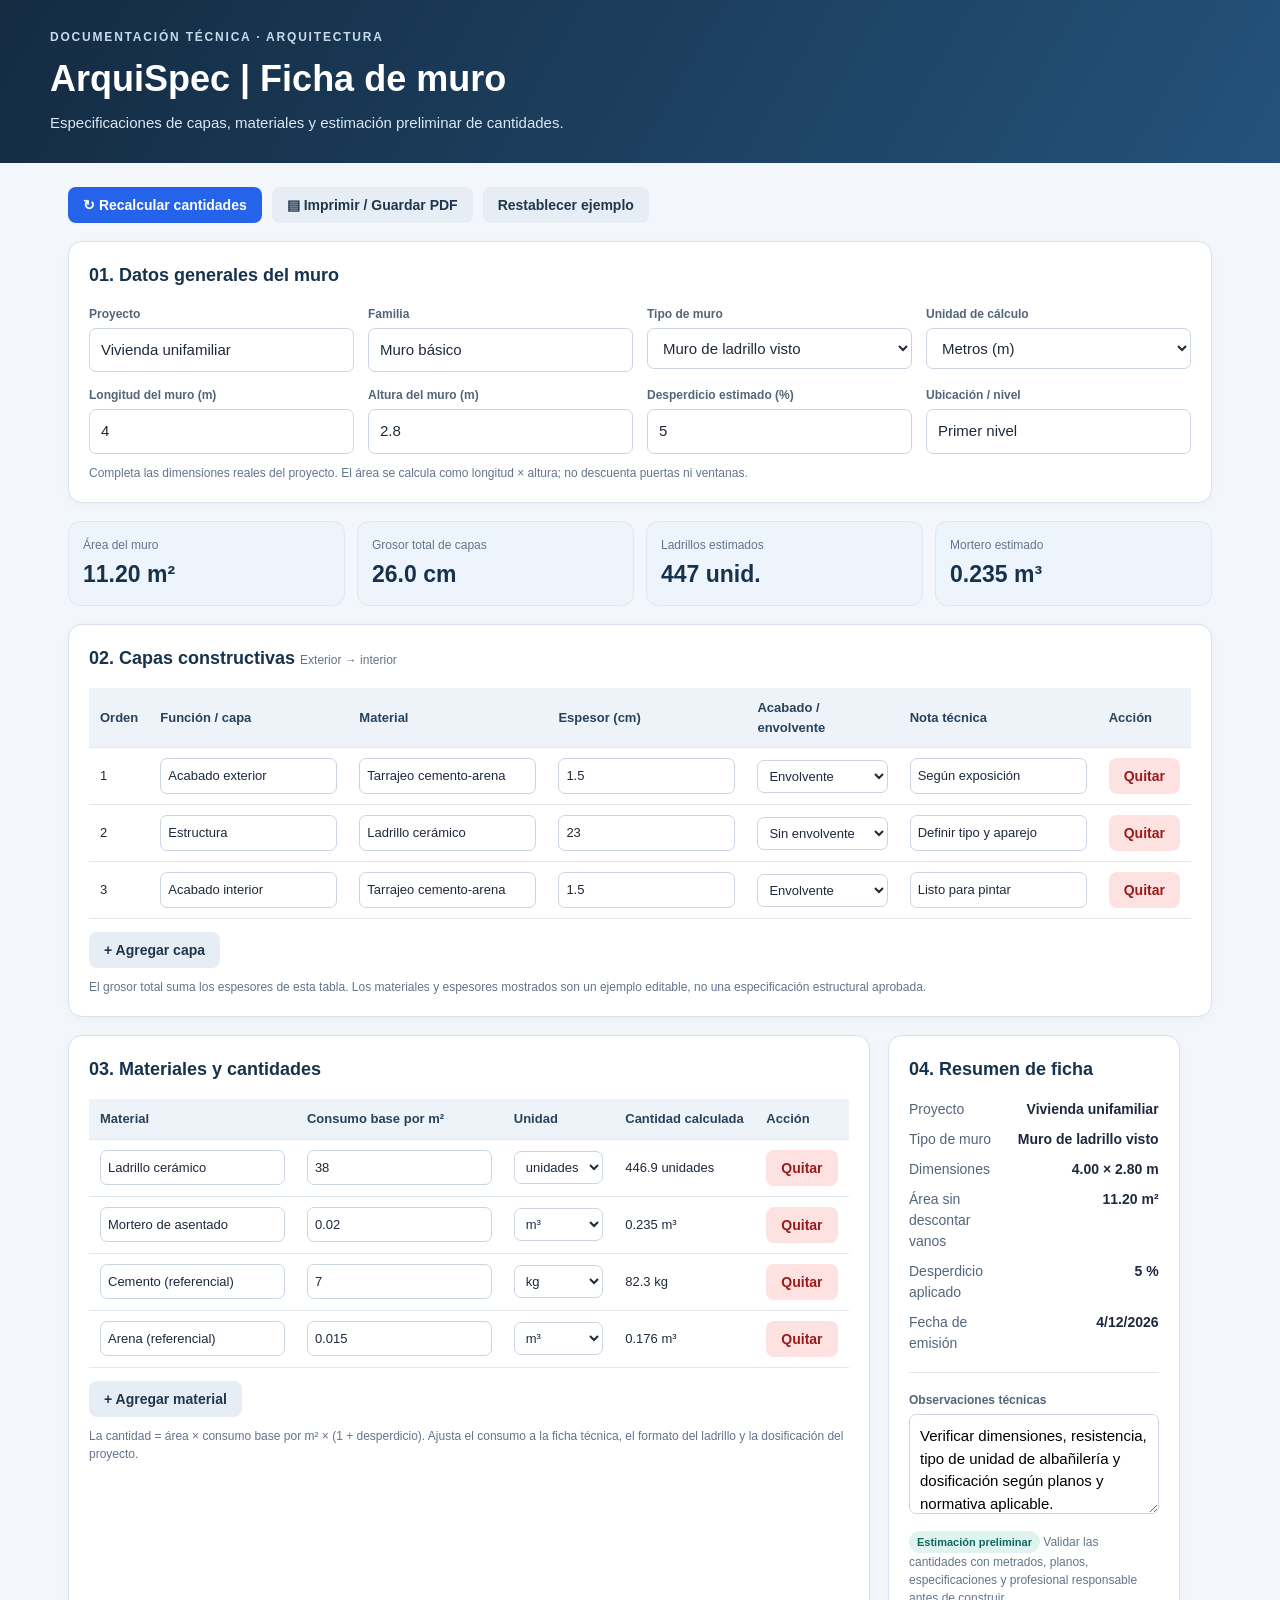
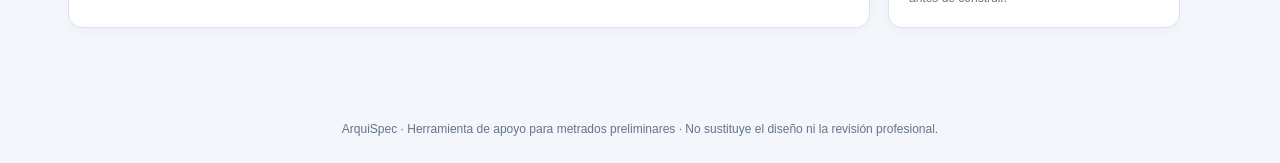
<file: arquispec_ficha_muros.html>
<!DOCTYPE html>
<html lang="es">
<head>
<meta charset="UTF-8">
<meta name="viewport" content="width=device-width, initial-scale=1.0">
<title>Ficha técnica de muros | ArquiSpec</title>
<style>
:root{--navy:#17324d;--blue:#2563eb;--pale:#eef4fb;--line:#d9e2ec;--ink:#1e293b;--muted:#64748b;--white:#fff;--green:#0f766e}
*{box-sizing:border-box}body{margin:0;background:#f3f6fa;color:var(--ink);font:15px/1.5 "Segoe UI",Arial,sans-serif}
header{background:linear-gradient(120deg,#142b42,#24527a);color:white;padding:28px max(22px,calc((100% - 1180px)/2));}
header .eyebrow{letter-spacing:.15em;text-transform:uppercase;font-size:12px;color:#c6d9ed;font-weight:700}
header h1{margin:6px 0;font-size:clamp(25px,4vw,36px)}header p{margin:0;color:#dce8f4}
main{max-width:1180px;margin:24px auto;padding:0 18px 40px}
.toolbar{display:flex;flex-wrap:wrap;gap:10px;margin-bottom:18px}
button{border:0;border-radius:8px;padding:10px 15px;font-weight:650;cursor:pointer;font-size:14px}
.primary{background:var(--blue);color:white}.secondary{background:#e6edf5;color:#20364c}.danger{background:#fee2e2;color:#991b1b}.toolbar button:hover{filter:brightness(.96)}
.panel{background:white;border:1px solid var(--line);border-radius:14px;padding:20px;margin-bottom:18px;box-shadow:0 3px 12px #18324d08}
.panel h2{font-size:18px;margin:0 0 16px;color:var(--navy)}.panel h2 small{font-size:12px;color:var(--muted);font-weight:500}
.fields{display:grid;grid-template-columns:repeat(4,minmax(0,1fr));gap:14px}
label{display:block;font-size:12px;font-weight:700;color:#536579;margin-bottom:5px}
input,select{width:100%;padding:10px 11px;border:1px solid #cbd5e1;border-radius:7px;background:white;color:var(--ink);font:inherit}
input:focus,select:focus{outline:2px solid #bfdbfe;border-color:var(--blue)}
.stats{display:grid;grid-template-columns:repeat(4,1fr);gap:12px;margin-bottom:18px}
.stat{background:var(--pale);border:1px solid #dbe8f5;border-radius:12px;padding:14px}.stat span{display:block;color:var(--muted);font-size:12px}.stat strong{display:block;font-size:23px;color:var(--navy);margin-top:3px}
.table-wrap{overflow-x:auto}table{border-collapse:collapse;width:100%;min-width:760px;font-size:13px}th{background:#edf3f9;color:#28425b;text-align:left;font-weight:700}th,td{padding:10px 11px;border-bottom:1px solid #e2e8f0;vertical-align:middle}tbody tr:hover{background:#f8fbff}td input,td select{min-width:85px;padding:7px;font-size:13px}.table-actions{display:flex;gap:8px;flex-wrap:wrap;margin-top:13px}
.note{font-size:12px;color:var(--muted);margin:10px 0 0}.tag{display:inline-block;border-radius:20px;background:#dff4ef;color:#11665d;padding:3px 8px;font-size:11px;font-weight:700}
.split{display:grid;grid-template-columns:1.1fr .9fr;gap:18px}.summary-list{display:grid;grid-template-columns:1fr auto;gap:9px 14px;font-size:14px}.summary-list div:nth-child(odd){color:#536579}.summary-list div:nth-child(even){font-weight:700;text-align:right}
footer{text-align:center;color:var(--muted);font-size:12px;padding:10px 0 25px}
@media(max-width:850px){.fields{grid-template-columns:repeat(2,minmax(0,1fr))}.stats{grid-template-columns:repeat(2,1fr)}.split{grid-template-columns:1fr}}
@media(max-width:480px){.fields{grid-template-columns:1fr}.panel{padding:15px}.stats{gap:8px}.stat strong{font-size:20px}}
@media print{body{background:white}.toolbar,.table-actions,.no-print,footer{display:none!important}main{margin:0;max-width:none;padding:0}.panel{box-shadow:none;break-inside:avoid;border-color:#bbb}.stats{grid-template-columns:repeat(4,1fr)}header{background:#17324d!important;-webkit-print-color-adjust:exact;print-color-adjust:exact}input,select{border:0;padding:0;appearance:none}.table-wrap{overflow:visible}table{min-width:0;font-size:10px}th,td{padding:6px}}
</style>
</head>
<body>
<header>
  <div class="eyebrow">Documentación técnica · Arquitectura</div>
  <h1>ArquiSpec | Ficha de muro</h1>
  <p>Especificaciones de capas, materiales y estimación preliminar de cantidades.</p>
</header>
<main>
  <div class="toolbar">
    <button class="primary" onclick="calcular()">↻ Recalcular cantidades</button>
    <button class="secondary" onclick="window.print()">▤ Imprimir / Guardar PDF</button>
    <button class="secondary" onclick="restablecer()">Restablecer ejemplo</button>
  </div>
  <section class="panel">
    <h2>01. Datos generales del muro</h2>
    <div class="fields">
      <div><label for="proyecto">Proyecto</label><input id="proyecto" value="Vivienda unifamiliar"></div>
      <div><label for="familia">Familia</label><input id="familia" value="Muro básico"></div>
      <div><label for="tipo">Tipo de muro</label><select id="tipo"><option>Muro de ladrillo visto</option><option>Muro de albañilería tarrajeado</option><option>Tabique interior</option><option>Muro de concreto armado</option><option>Drywall</option></select></div>
      <div><label for="unidad">Unidad de cálculo</label><select id="unidad"><option value="m">Metros (m)</option></select></div>
      <div><label for="largo">Longitud del muro (m)</label><input id="largo" type="number" min="0.1" step="0.1" value="4"></div>
      <div><label for="altura">Altura del muro (m)</label><input id="altura" type="number" min="0.1" step="0.1" value="2.8"></div>
      <div><label for="desperdicio">Desperdicio estimado (%)</label><input id="desperdicio" type="number" min="0" max="50" step="1" value="5"></div>
      <div><label for="ubicacion">Ubicación / nivel</label><input id="ubicacion" value="Primer nivel"></div>
    </div>
    <p class="note">Completa las dimensiones reales del proyecto. El área se calcula como longitud × altura; no descuenta puertas ni ventanas.</p>
  </section>
  <div class="stats">
    <div class="stat"><span>Área del muro</span><strong id="area">11.20 m²</strong></div>
    <div class="stat"><span>Grosor total de capas</span><strong id="grosor">26.0 cm</strong></div>
    <div class="stat"><span>Ladrillos estimados</span><strong id="ladrillos">— unid.</strong></div>
    <div class="stat"><span>Mortero estimado</span><strong id="mortero">— m³</strong></div>
  </div>
  <section class="panel">
    <h2>02. Capas constructivas <small>Exterior → interior</small></h2>
    <div class="table-wrap"><table id="capas">
      <thead><tr><th>Orden</th><th>Función / capa</th><th>Material</th><th>Espesor (cm)</th><th>Acabado / envolvente</th><th>Nota técnica</th><th class="no-print">Acción</th></tr></thead>
      <tbody>
        <tr><td>1</td><td><input value="Acabado exterior"></td><td><input value="Tarrajeo cemento-arena"></td><td><input class="espesor" type="number" min="0" step="0.1" value="1.5"></td><td><select><option>Envolvente</option><option>Sin envolvente</option></select></td><td><input value="Según exposición"></td><td class="no-print"><button class="danger" onclick="eliminarFila(this)">Quitar</button></td></tr>
        <tr><td>2</td><td><input value="Estructura"></td><td><input value="Ladrillo cerámico"></td><td><input class="espesor" type="number" min="0" step="0.1" value="23"></td><td><select><option>Sin envolvente</option><option>Envolvente</option></select></td><td><input value="Definir tipo y aparejo"></td><td class="no-print"><button class="danger" onclick="eliminarFila(this)">Quitar</button></td></tr>
        <tr><td>3</td><td><input value="Acabado interior"></td><td><input value="Tarrajeo cemento-arena"></td><td><input class="espesor" type="number" min="0" step="0.1" value="1.5"></td><td><select><option>Envolvente</option><option>Sin envolvente</option></select></td><td><input value="Listo para pintar"></td><td class="no-print"><button class="danger" onclick="eliminarFila(this)">Quitar</button></td></tr>
      </tbody>
    </table></div>
    <div class="table-actions no-print"><button class="secondary" onclick="agregarCapa()">+ Agregar capa</button></div>
    <p class="note">El grosor total suma los espesores de esta tabla. Los materiales y espesores mostrados son un ejemplo editable, no una especificación estructural aprobada.</p>
  </section>
  <div class="split">
    <section class="panel">
      <h2>03. Materiales y cantidades</h2>
      <div class="table-wrap"><table id="materiales">
        <thead><tr><th>Material</th><th>Consumo base por m²</th><th>Unidad</th><th>Cantidad calculada</th><th class="no-print">Acción</th></tr></thead>
        <tbody>
          <tr><td><input value="Ladrillo cerámico"></td><td><input class="consumo" type="number" min="0" step="0.1" value="38"></td><td><select><option>unidades</option><option>kg</option><option>bolsas</option><option>m³</option><option>litros</option></select></td><td class="cantidad">—</td><td class="no-print"><button class="danger" onclick="eliminarFila(this)">Quitar</button></td></tr>
          <tr><td><input value="Mortero de asentado"></td><td><input class="consumo" type="number" min="0" step="0.001" value="0.02"></td><td><select><option>m³</option><option>kg</option><option>bolsas</option><option>litros</option><option>unidades</option></select></td><td class="cantidad">—</td><td class="no-print"><button class="danger" onclick="eliminarFila(this)">Quitar</button></td></tr>
          <tr><td><input value="Cemento (referencial)"></td><td><input class="consumo" type="number" min="0" step="0.1" value="7"></td><td><select><option>kg</option><option>bolsas</option><option>m³</option><option>litros</option><option>unidades</option></select></td><td class="cantidad">—</td><td class="no-print"><button class="danger" onclick="eliminarFila(this)">Quitar</button></td></tr>
          <tr><td><input value="Arena (referencial)"></td><td><input class="consumo" type="number" min="0" step="0.001" value="0.015"></td><td><select><option>m³</option><option>kg</option><option>bolsas</option><option>litros</option><option>unidades</option></select></td><td class="cantidad">—</td><td class="no-print"><button class="danger" onclick="eliminarFila(this)">Quitar</button></td></tr>
        </tbody>
      </table></div>
      <div class="table-actions no-print"><button class="secondary" onclick="agregarMaterial()">+ Agregar material</button></div>
      <p class="note">La cantidad = área × consumo base por m² × (1 + desperdicio). Ajusta el consumo a la ficha técnica, el formato del ladrillo y la dosificación del proyecto.</p>
    </section>
    <section class="panel">
      <h2>04. Resumen de ficha</h2>
      <div class="summary-list">
        <div>Proyecto</div><div id="resProyecto">Vivienda unifamiliar</div>
        <div>Tipo de muro</div><div id="resTipo">Muro de ladrillo visto</div>
        <div>Dimensiones</div><div id="resDim">4.00 × 2.80 m</div>
        <div>Área sin descontar vanos</div><div id="resArea">11.20 m²</div>
        <div>Desperdicio aplicado</div><div id="resDesperdicio">5 %</div>
        <div>Fecha de emisión</div><div id="fecha"></div>
      </div>
      <hr style="border:0;border-top:1px solid #e2e8f0;margin:18px 0">
      <label for="observaciones">Observaciones técnicas</label>
      <textarea id="observaciones" style="width:100%;min-height:100px;padding:10px;border:1px solid #cbd5e1;border-radius:7px;font:inherit" placeholder="Normativa aplicable, resistencia, juntas, acabado, detalles...">Verificar dimensiones, resistencia, tipo de unidad de albañilería y dosificación según planos y normativa aplicable.</textarea>
      <p class="note"><span class="tag">Estimación preliminar</span> Validar las cantidades con metrados, planos, especificaciones y profesional responsable antes de construir.</p>
    </section>
  </div>
</main>
<footer>ArquiSpec · Herramienta de apoyo para metrados preliminares · No sustituye el diseño ni la revisión profesional.</footer>
<script>
function num(id){return Math.max(0,Number(document.getElementById(id).value)||0)}
function fmt(n,d=2){return n.toLocaleString('es-PE',{minimumFractionDigits:d,maximumFractionDigits:d})}
function calcular(){
 const area=num('largo')*num('altura'), desperdicio=num('desperdicio')/100;
 let grosor=0;document.querySelectorAll('#capas .espesor').forEach(e=>grosor+=Math.max(0,Number(e.value)||0));
 document.getElementById('area').textContent=fmt(area)+' m²';
 document.getElementById('grosor').textContent=fmt(grosor,1)+' cm';
 document.querySelectorAll('#materiales tbody tr').forEach(tr=>{
   const consumo=Math.max(0,Number(tr.querySelector('.consumo')?.value)||0);
   const cantidad=area*consumo*(1+desperdicio);
   tr.querySelector('.cantidad').textContent=fmt(cantidad,consumo<1?3:1)+' '+tr.querySelector('select').value;
 });
 const ladrillosRow=[...document.querySelectorAll('#materiales tbody tr')].find(tr=>/ladrillo/i.test(tr.querySelector('td input')?.value||''));
 const morteroRow=[...document.querySelectorAll('#materiales tbody tr')].find(tr=>/mortero/i.test(tr.querySelector('td input')?.value||''));
 document.getElementById('ladrillos').textContent=ladrillosRow?fmt(area*(Number(ladrillosRow.querySelector('.consumo').value)||0)*(1+desperdicio),0)+' unid.':'— unid.';
 document.getElementById('mortero').textContent=morteroRow?fmt(area*(Number(morteroRow.querySelector('.consumo').value)||0)*(1+desperdicio),3)+' m³':'— m³';
 document.getElementById('resProyecto').textContent=document.getElementById('proyecto').value||'—';
 document.getElementById('resTipo').textContent=document.getElementById('tipo').value;
 document.getElementById('resDim').textContent=fmt(num('largo'))+' × '+fmt(num('altura'))+' m';
 document.getElementById('resArea').textContent=fmt(area)+' m²';
 document.getElementById('resDesperdicio').textContent=fmt(desperdicio*100,0)+' %';
 renumerar();
}
function renumerar(){document.querySelectorAll('#capas tbody tr').forEach((tr,i)=>tr.cells[0].textContent=i+1)}
function eliminarFila(btn){const tr=btn.closest('tr');const tbody=tr.parentElement;if(tbody.rows.length>1){tr.remove();calcular()}else alert('Debe quedar al menos una fila.')}
function agregarCapa(){
 const tr=document.createElement('tr');
 tr.innerHTML='<td></td><td><input value="Nueva capa"></td><td><input value="Especificar material"></td><td><input class="espesor" type="number" min="0" step="0.1" value="1"></td><td><select><option>Sin envolvente</option><option>Envolvente</option></select></td><td><input value="Añadir observación"></td><td class="no-print"><button class="danger" onclick="eliminarFila(this)">Quitar</button></td>';
 document.querySelector('#capas tbody').appendChild(tr);calcular()
}
function agregarMaterial(){
 const tr=document.createElement('tr');
 tr.innerHTML='<td><input value="Nuevo material"></td><td><input class="consumo" type="number" min="0" step="0.001" value="0"></td><td><select><option>unidades</option><option>kg</option><option>bolsas</option><option>m³</option><option>litros</option></select></td><td class="cantidad">—</td><td class="no-print"><button class="danger" onclick="eliminarFila(this)">Quitar</button></td>';
 document.querySelector('#materiales tbody').appendChild(tr);calcular()
}
function restablecer(){if(confirm('¿Restablecer los valores iniciales de esta ficha?'))location.reload()}
document.querySelectorAll('input,select,textarea').forEach(el=>el.addEventListener('input',calcular));
document.getElementById('fecha').textContent=new Date().toLocaleDateString('es-PE');
calcular();
</script>
</body>
</html>
</file>
